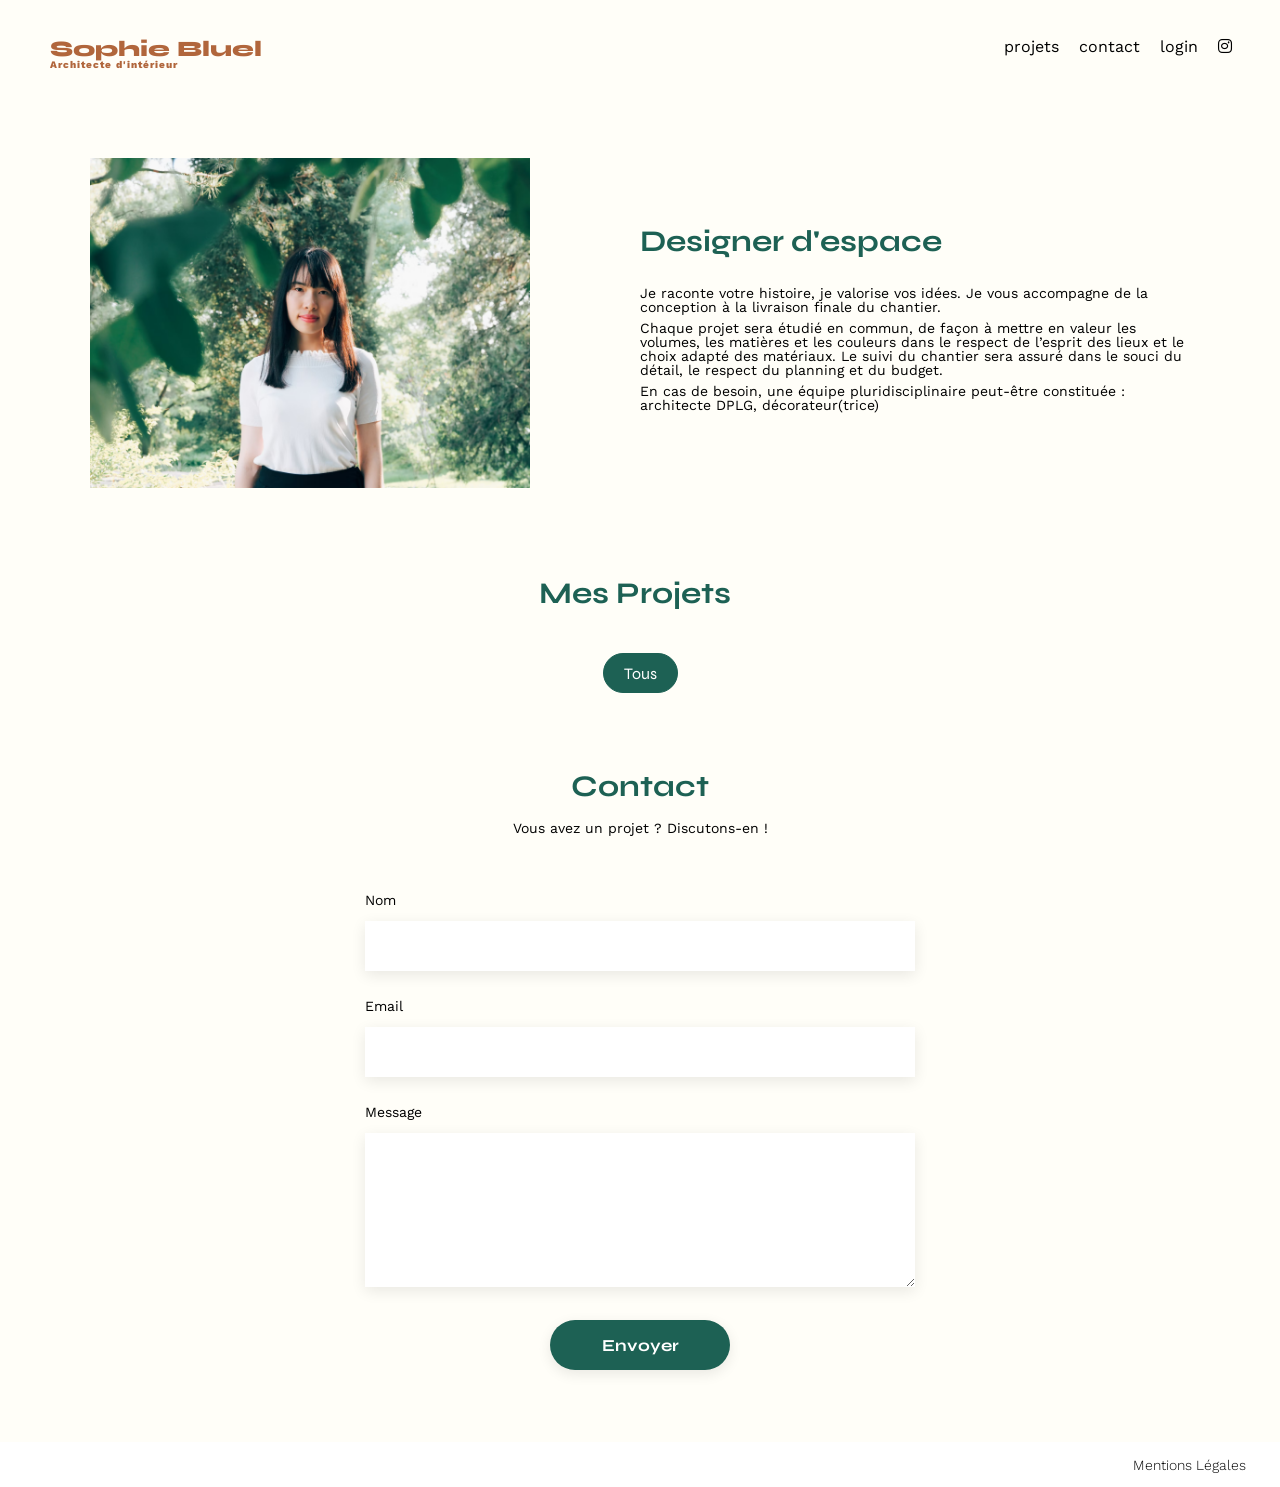
<file: FrontEnd/index.html>
<!DOCTYPE html>
<html lang="fr">

<head>
	<meta charset="UTF-8">
	<title>Sophie Bluel - Architecte d'intérieur</title>
	<meta name="viewport" content="width=device-width, initial-scale=1.0">
	<link rel="preconnect" href="https://fonts.googleapis.com">
	<link rel="preconnect" href="https://fonts.gstatic.com" crossorigin>
	<link href="https://fonts.googleapis.com/css2?family=Syne:wght@700;800&family=Work+Sans&display=swap"
		rel="stylesheet">
	<meta name="description" content="">
	<link rel="stylesheet" href="./assets/style.css">
	<link rel="stylesheet" href="https://cdnjs.cloudflare.com/ajax/libs/font-awesome/6.2.1/css/all.min.css"
		integrity="sha512-MV7K8+y+gLIBoVD59lQIYicR65iaqukzvf/nwasF0nqhPay5w/9lJmVM2hMDcnK1OnMGCdVK+iQrJ7lzPJQd1w=="
		crossorigin="anonymous" referrerpolicy="no-referrer" />
	<script src="./src/api.js"></script>
	<script src="./src/btn.js" defer></script>
	<script src="./src/main.js" defer></script>
	<script src="./src/modal.js" defer></script>

</head>

<body>
	<div class="edit_mode">
		<p><i class="fa-solid fa-pen-to-square"></i>Mode édition</p>
	</div>
	<header>
		<h1>Sophie Bluel <span>Architecte d'intérieur</span></h1>
		<nav>
			<ul>
				<li><a href="#portfolio">projets</a></li>
				<li><a href="#contact">contact</a></li>
				<li><a href="login-page.html">login</a></li>
				<li><a href="https://instagram.com"><i class="fa-brands fa-instagram"></i></a></li>
			</ul>
		</nav>
	</header>
	<main>
		<section id="introduction">
			<figure>
				<img src="./assets/images/sophie-bluel.png" alt="">
			</figure>
			<article>
				<h2>Designer d'espace</h2>
				<p>Je raconte votre histoire, je valorise vos idées. Je vous accompagne de la conception à la livraison
					finale du chantier.</p>
				<p>Chaque projet sera étudié en commun, de façon à mettre en valeur les volumes, les matières et les
					couleurs dans le respect de l’esprit des lieux et le choix adapté des matériaux. Le suivi du
					chantier sera assuré dans le souci du détail, le respect du planning et du budget.</p>
				<p>En cas de besoin, une équipe pluridisciplinaire peut-être constituée : architecte DPLG,
					décorateur(trice)</p>
			</article>
		</section>
		<section id="portfolio">
			<div class="title-container">
				<h2>Mes Projets</h2>
				<a href="modal1" class="js-modal"><i class="fa-solid fa-pen-to-square"></i>Modifier</a>
			</div>
			<div id="modal1" class="modal" aria-hidden="true" role="dialog" aria-labelledby="modal-title"
				style="display:none">
				<div class="modal-wrapper js-modal-stop">
					<div class="close-button-container">
						<button class="js-modal-close"><i class="fa-solid fa-xmark"></i></button>
					</div>
					<div id="gallery-page">
						<h3 id="modal-title">Galerie photo</h3>
						<div class="gallery-modal"></div>
						<hr>
						<button class="add-photo-button">Ajouter une photo</button>
					</div>

					<div id="add-photo-page" class="hidden">

						<div class="back-button-container">
							<button class="back-to-gallery"><i class="fa-solid fa-arrow-left"></i></button>
						</div>

						<h3>Ajout photo</h3>
						<form id="add-photo-form" action="#" method="post">
							<div class="add-photo-section">
								<img src="assets/images/img.svg" alt="icon image">
								<label for="image">+ Ajouter photo</label>
								<input type="file" id="image" name="image" accept="image/png, image/jpeg" required>
								<p>jpg, png : 4mo max</p>
							</div>
							<label for="title">Titre</label>
							<input type="text" id="title" name="title" required>

							<label for="category">Catégorie</label>
							<select id="category" name="category" required>
								<option value="" disabled selected hidden>Choisissez une catégorie</option>
							</select>
							<hr>
							<button type="submit" class="submit-btn" disabled>Valider</button>
						</form>
					</div>
				</div>
			</div>
			<div class="filters">
				<button class="selected" data-category-id="all">Tous</button>
			</div>
			<div class="gallery">
			</div>
		</section>
		<section id="contact">
			<h2>Contact</h2>
			<p>Vous avez un projet ? Discutons-en !</p>
			<form action="#" method="post">
				<label for="name">Nom</label>
				<input type="text" name="name" id="name">
				<label for="email">Email</label>
				<input type="email" name="email" id="email">
				<label for="message">Message</label>
				<textarea name="message" id="message" cols="30" rows="10"></textarea>
				<input type="submit" value="Envoyer">
			</form>
		</section>
	</main>

	<footer>
		<nav>
			<ul>
				<li><a href="#">Mentions Légales</a></li>
			</ul>
		</nav>
	</footer>
</body>

</html>
</file>
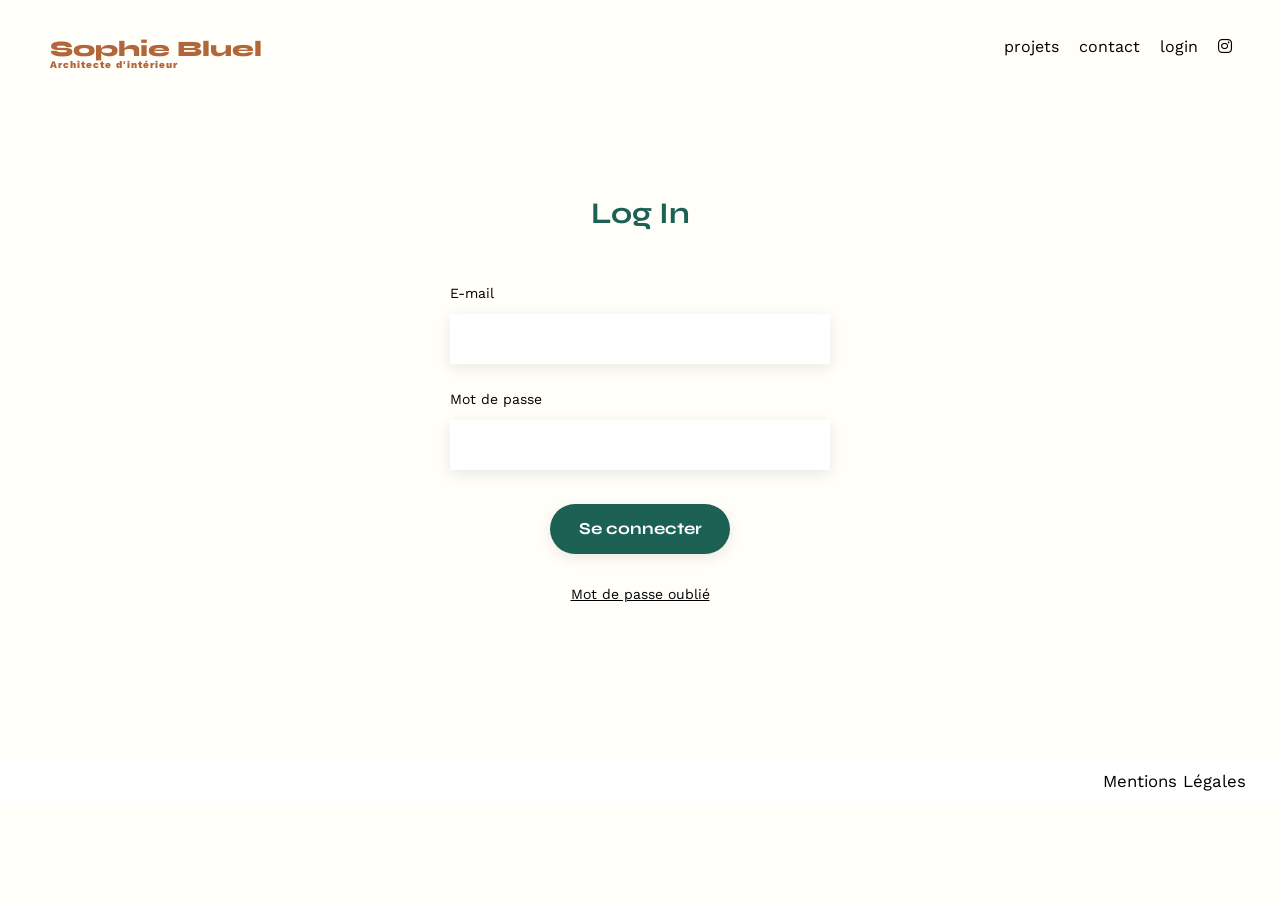
<file: FrontEnd/login-page.html>
<!DOCTYPE html>
<html lang="fr">

<head>
    <meta charset="UTF-8">
    <title>Sophie Bluel - Login</title>
    <meta name="viewport" content="width=device-width, initial-scale=1.0">
    <link rel="preconnect" href="https://fonts.googleapis.com">
    <link rel="preconnect" href="https://fonts.gstatic.com" crossorigin>
    <link href="https://fonts.googleapis.com/css2?family=Syne:wght@700;800&family=Work+Sans&display=swap"
        rel="stylesheet">
    <meta name="description" content="">
    <link rel="stylesheet" href="./assets/style.css">
    <link rel="stylesheet" href="https://cdnjs.cloudflare.com/ajax/libs/font-awesome/6.2.1/css/all.min.css"
		integrity="sha512-MV7K8+y+gLIBoVD59lQIYicR65iaqukzvf/nwasF0nqhPay5w/9lJmVM2hMDcnK1OnMGCdVK+iQrJ7lzPJQd1w=="
		crossorigin="anonymous" referrerpolicy="no-referrer" />
    <script src="./src/api.js"></script>
    <script src="./src/login.js" defer></script>

</head>

<body>
    <header>
        <h1>Sophie Bluel <span>Architecte d'intérieur</span></h1>
        <nav>
            <ul>
                <li><a href="index.html#portfolio">projets</a></li>
                <li><a href="index.html#contact">contact</a></li>
                <li><a href="login-page.html">login</a></li>
                <li><a href="https://instagram.com"><i class="fa-brands fa-instagram"></i></a></li>
            </ul>
        </nav>
    </header>
    <main>
        <section id="login">
            <h2>Log In</h2>
            <form action="#" method="post" id="loginform">
                <label for="email">E-mail</label>
                <input type="email" name="email" id="email">
                <label for="password">Mot de passe</label>
                <input type="password" name="password" id="password">
                <input type="submit" value="Se connecter" id="submit">
            </form>
            <a href="#">Mot de passe oublié</a>
        </section>
    </main>
    <footer>
        <nav>
            <ul>
                <li>Mentions Légales</li>
            </ul>
        </nav>
    </footer>
</body>

</html>
</file>
<file: FrontEnd/assets/style.css>
/* http://meyerweb.com/eric/tools/css/reset/
   v2.0 | 20110126
   License: none (public domain)
*/

* {
	box-sizing: border-box;
}

html,
body,
div,
span,
applet,
object,
iframe,
h1,
h2,
h3,
h4,
h5,
h6,
p,
blockquote,
pre,
a,
abbr,
acronym,
address,
big,
cite,
code,
del,
dfn,
em,
img,
ins,
kbd,
q,
s,
samp,
small,
strike,
strong,
sub,
sup,
tt,
var,
b,
u,
i,
center,
dl,
dt,
dd,
ol,
ul,
li,
fieldset,
form,
label,
legend,
table,
caption,
tbody,
tfoot,
thead,
tr,
th,
td,
article,
aside,
canvas,
details,
embed,
figure,
figcaption,
footer,
header,
hgroup,
menu,
nav,
output,
ruby,
section,
summary,
time,
mark,
audio,
video {
	margin: 0;
	padding: 0;
	border: 0;
	font-size: 100%;
	font: inherit;
	vertical-align: baseline;
}

/* HTML5 display-role reset for older browsers */
article,
aside,
details,
figcaption,
figure,
footer,
header,
hgroup,
menu,
nav,
section {
	display: block;
}

body {
	line-height: 1;
}


ol,
ul {
	list-style: none;
}

blockquote,
q {
	quotes: none;
}

blockquote:before,
blockquote:after,
q:before,
q:after {
	content: '';
	content: none;
}

table {
	border-collapse: collapse;
	border-spacing: 0;
}

/** end reset css**/
body {
	max-width: 1440px;
	margin: auto;
	font-family: 'Work Sans';
	font-size: 14px;
	background-color: #FFFEF8;
}

.edit_mode {
	background-color: black;
	color: white;
	width: 100%;
	height: 45px;
	display: flex;
	justify-content: center;
	align-items: center;
	position: absolute;
	right: 0;
	top: 0;
	visibility: hidden;
}

main {
	padding: 38px 90px;
}

header {
	display: flex;
	justify-content: space-between;
	padding: 38px 38px 0px 50px;
}

section {
	margin: 50px 0
}

h1 {
	display: flex;
	flex-direction: column;
	font-family: 'Syne';
	font-size: 22px;
	font-weight: 800;
	color: #B1663C
}

h1>span {
	font-family: 'Work Sans';
	font-size: 10px;
	letter-spacing: 0.1em;
	;
}

h2 {
	font-family: 'Syne';
	font-weight: 700;
	font-size: 30px;
	color: #1D6154
}

nav ul {
	display: flex;
	align-items: center;
	list-style-type: none;
}

nav li {
	padding: 0 10px;
	font-size: 1.2em;
}

nav a {
	color: black;
	text-decoration: none;
	font-size: 16px;
}

nav a:hover {
	color: #B1663C;
}

li:hover {
	color: #B1663C;
}

#introduction {
	display: flex;
	align-items: center;
}

.filters {
	display: flex;
	display: flex;
	justify-content: center;
	gap: 10px;
}

.filters button {
	height: 27px;
	padding: 10px 20px 28px 20px;
	background-color: #FFFEF8;
	border-radius: 60px;
	border: 1px solid #1D6154;
	font-size: 16px;
	font-family: 'Syne';
	color: #1D6154;
	display: flex;
	cursor: pointer;
}

.filters button.selected {
	background-color: #1D6154;
	color: white;
}

#introduction figure {
	flex: 1
}

#introduction img {
	display: block;
	width: 80%;
}

#introduction article {
	flex: 1
}

#introduction h2 {
	margin-bottom: 1em;
}

#introduction p {
	margin-bottom: 0.5em;
}

#portfolio h2 {
	text-align: center;
	margin-bottom: 1em;
}

.gallery {
	width: 100%;
	display: grid;
	grid-template-columns: 1fr 1fr 1fr;
	grid-column-gap: 20px;
	grid-row-gap: 20px;
	margin-top: 2em;
}

.gallery img {
	width: 100%;

}

#contact {
	width: 50%;
	margin: auto;
}

#contact>* {
	text-align: center;

}

#contact h2 {
	margin-bottom: 20px;
}

#contact form {
	text-align: left;
	margin-top: 30px;
	display: flex;
	flex-direction: column;
}

#contact input {
	height: 50px;
	font-size: 1.2em;
	border: none;
	box-shadow: 0px 4px 14px rgba(0, 0, 0, 0.09);
}

#contact label {
	margin: 2em 0 1em 0;
}

#contact textarea {
	border: none;
	box-shadow: 0px 4px 14px rgba(0, 0, 0, 0.09);
}

input[type="submit"] {
	font-family: 'Syne';
	font-weight: 700;
	color: white;
	background-color: #1D6154;
	margin: 2em auto;
	width: 180px;
	text-align: center;
	border-radius: 60px;
	height: 42px;
	border: none;
	cursor: pointer;
}

#login>* {
	text-align: center;
}

#login {
	width: 40%;
	margin: auto;
	padding: 90px 30px 120px 30px;
}

#login form {
	text-align: left;
	margin-top: 30px;
	display: flex;
	flex-direction: column;
}

#login input {
	height: 50px;
	font-size: 1.2em;
	border: none;
	box-shadow: 0px 4px 14px rgba(0, 0, 0, 0.09);
}

#login label {
	margin: 2em 0 1em 0;
}

#login textarea {
	border: none;
	box-shadow: 0px 4px 14px rgba(0, 0, 0, 0.09);
}

#login a {
	color: black;
	display: flex;
	justify-content: center;
}

.error-message {
	border: solid 1px #af062b;
	background-color: rgb(200, 100, 100);
	color: white;
	padding: 10px;
}

.modal {
	position: fixed;
	top: 0;
	left: 0;
	width: 100%;
	height: 100%;
	background: rgba(0, 0, 0, 0.5);
	display: flex;
	align-items: center;
	justify-content: center;
	animation: fadeIn .3s both;
}

.title-container {
	display: flex;
	justify-content: center;
	align-items: center;
	margin-top: 90px;
	margin-bottom: 15px;
}

.title-container h2 {
	margin: 0;
	padding-right: 10px;
}

.js-modal {
	display: none;
	text-decoration: none;
	color: black;
	justify-content: center;
	margin: 0px 5px 25px 0px;
}

.modal-wrapper {
	background-color: white;
	border-radius: 10px;
	width: 630px;
	height: 688px;
	padding: 20px;
	max-width: calc(100vw - 20px);
	max-height: calc(100vw - 20px);
	overflow: hidden;
}

.gallery-modal {
	display: grid;
	grid-template-columns: 76px 76px 76px 76px 76px;
	grid-column-gap: 5px;
	grid-row-gap: 15px;
	margin: 0px 85px;
}

.modal-figure {
	position: relative;
	display: inline-block;
	margin: 10px;
}

.modal-img {
	width: 76px;
	height: auto;
	display: block;
}

#modal-title {
	margin-top: 29px;
}

.delete-icon {
	position: absolute;
	top: 5px;
	right: -12px;
	color: white;
	font-size: 10px;
	cursor: pointer;
	background-color: black;
	padding: 5px;
	box-shadow: 0 2px 4px rgba(0, 0, 0, 0.2);
}

.close-button-container {
	display: flex;
	justify-content: end;
}

.js-modal-close {
	background-color: white;
	border: none;
	font-size: 20px;
	cursor: pointer;
}

h3 {
	text-align: center;
	font-size: 26px;
	margin-bottom: 30px;
}

hr {
	width: 70%;
	margin-top: 15px;
}

.add-photo-button {
	font-family: 'Syne';
	font-weight: 700;
	color: white;
	background-color: #1D6154;
	margin: 10px;
	height: 30px;
	padding: 0px 30px;
	text-align: center;
	position: relative;
	right: -185px;
	bottom: -35px;
	border-radius: 60px;
	height: 43px;
	border: none;
	cursor: pointer;
}

.hidden {
	display: none;
}

.back-button-container {
	position: relative;
	top: -25px;
	width: 40px;
}

.back-to-gallery {
	background-color: transparent;
	border: none;
	color: #333;
	font-size: 16px;
	cursor: pointer;
	padding: 5px 10px;
	display: inline-flex;
	align-items: center;
}

.back-to-gallery i {
	margin-right: 5px
}

#add-photo-form {
	text-align: left;
	margin-top: 30px;
	display: flex;
	flex-direction: column;
	width: 70%;
	margin: auto;
}

#add-photo-form h2 {
	margin-bottom: 20px;
}

#add-photo-form form {
	text-align: left;
	margin-top: 30px;
	display: flex;
	flex-direction: column;
}

#add-photo-form input {
	height: 50px;
	font-size: 1.2em;
	border: none;
	box-shadow: 0px 4px 14px rgba(0, 0, 0, 0.09);
}

#add-photo-form label {
	margin: 2em 0 1em 0;
	cursor: pointer;
}

#add-photo-form select {
	height: 50px;
	font-size: 1.2em;
	border: none;
	box-shadow: 0px 4px 14px rgba(0, 0, 0, 0.09);
}

#add-photo-form button {
	font-family: 'Syne';
	font-weight: 700;
	color: white;
	background-color: grey;
	margin: 10px auto;
	width: 180px;
	text-align: center;
	border-radius: 60px;
	height: 42px;
	border: none;
	cursor: pointer;
}

#add-photo-form hr {
	margin: 40px 0px;
	width: 100%;
}

#add-photo-form #image {
	box-shadow: none;
	opacity: 0;
	position: absolute;
	top: 73px;
	z-index: -1;
}

#add-photo-form p {
	color: #B9C5CC;
	position: relative;
	top: 18px;
}

#add-photo-form input[type=file]::file-selector-button {
	margin-right: 8px;
	border: none;
	background: #B9C5CC;
	padding: 8px 12px;
	color: #306685;
	cursor: pointer;
	border-radius: 20px;
}

#add-photo-form input[type=file]::file-selector-button:hover {
	background: #a6b1b8;
}

#add-photo-form #file-upload-button {
	border-radius: 24px;
}


#add-photo-form .fa-regular {
	font-size: 76px;
	color: #B9C5CC;
}

.add-photo-section {
	background-color: #E8F1F6;
	height: 162px;
	display: flex;
	align-items: center;
	flex-direction: column;
	justify-content: center;
	position: relative;
	overflow: hidden;
}

.add-photo-section label {
	background-color: #B9C5CC;
	border-radius: 20px;
	padding: 10px;
	color: #306685;
	font-size: 14px;
	position: relative;
	top: 18px;
}

.add-photo-section img {
	max-width: 100%;
	max-height: 100%;
	object-fit: contain;
	position: absolute;
	top: 0;
	margin-top: 11px;
}

.position-photo {
	display: flex;
	align-items: center;
}

footer {
	background-color: white;
	width: 100%;
}

footer nav ul {
	display: flex;
	justify-content: flex-end;
	padding: 14px;
	margin-right: 10px;
}

footer a {
	font-family: Work Sans;
	font-size: 14px;
	font-weight: 300;
}

@keyframes fadeIn {
	from {
		opacity: 0;
	}

	to {
		opacity: 1;
	}
}
</file>
